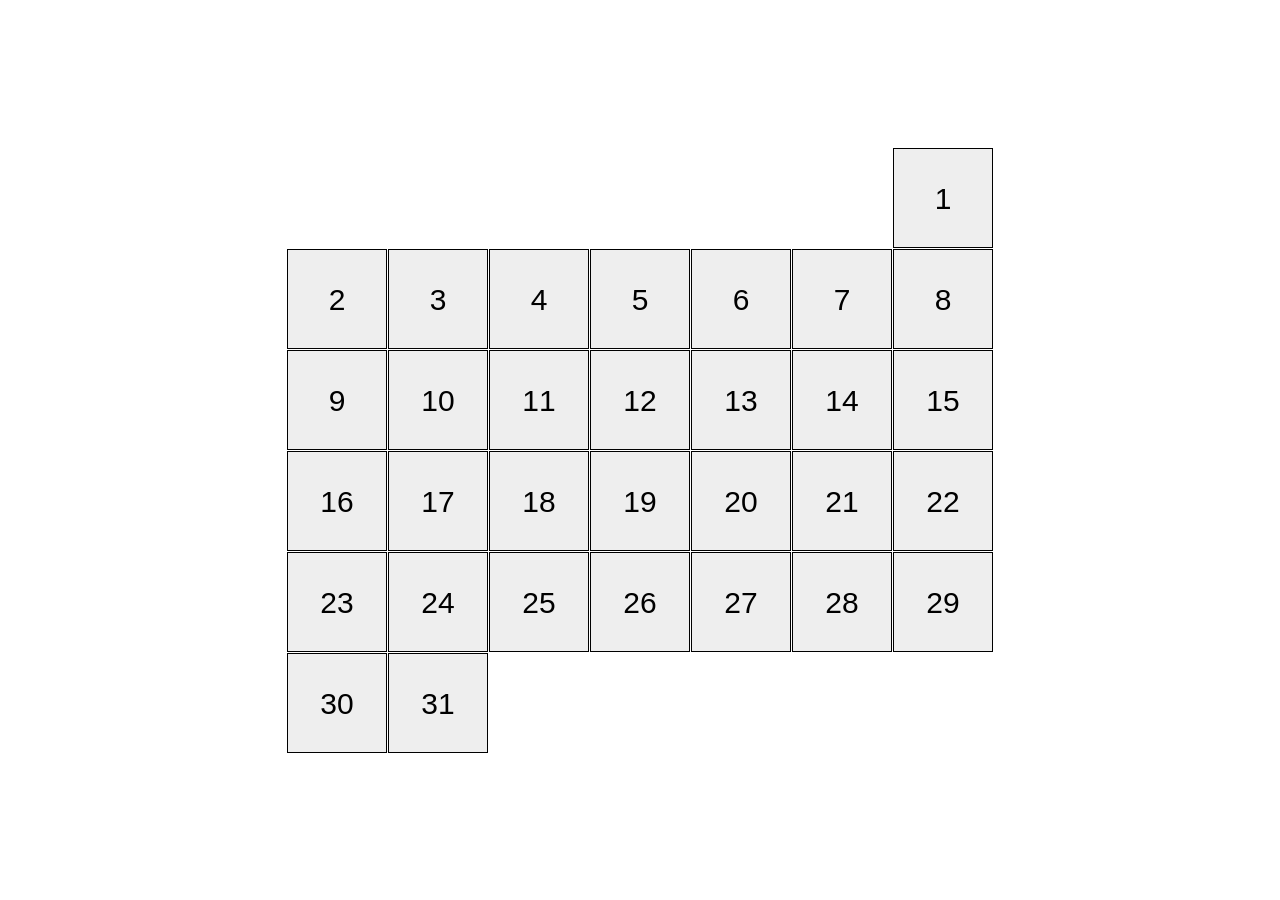
<file: index.html>
<!doctype html><html lang="en"><head><meta charset="utf-8"><meta name="viewport" content="width=device-width, initial-scale=1.0"><title>Calendar</title><link rel="stylesheet" href="index.f39574cd.css"></head><body> <main> <div class="calendar calendar--month-length-31 calendar--start-day-sun"> <div class="calendar__day"></div> <div class="calendar__day"></div> <div class="calendar__day"></div> <div class="calendar__day"></div> <div class="calendar__day"></div> <div class="calendar__day"></div> <div class="calendar__day"></div> <div class="calendar__day"></div> <div class="calendar__day"></div> <div class="calendar__day"></div> <div class="calendar__day"></div> <div class="calendar__day"></div> <div class="calendar__day"></div> <div class="calendar__day"></div> <div class="calendar__day"></div> <div class="calendar__day"></div> <div class="calendar__day"></div> <div class="calendar__day"></div> <div class="calendar__day"></div> <div class="calendar__day"></div> <div class="calendar__day"></div> <div class="calendar__day"></div> <div class="calendar__day"></div> <div class="calendar__day"></div> <div class="calendar__day"></div> <div class="calendar__day"></div> <div class="calendar__day"></div> <div class="calendar__day"></div> <div class="calendar__day"></div> <div class="calendar__day"></div> <div class="calendar__day"></div> </div> </main> </body></html>
</file>
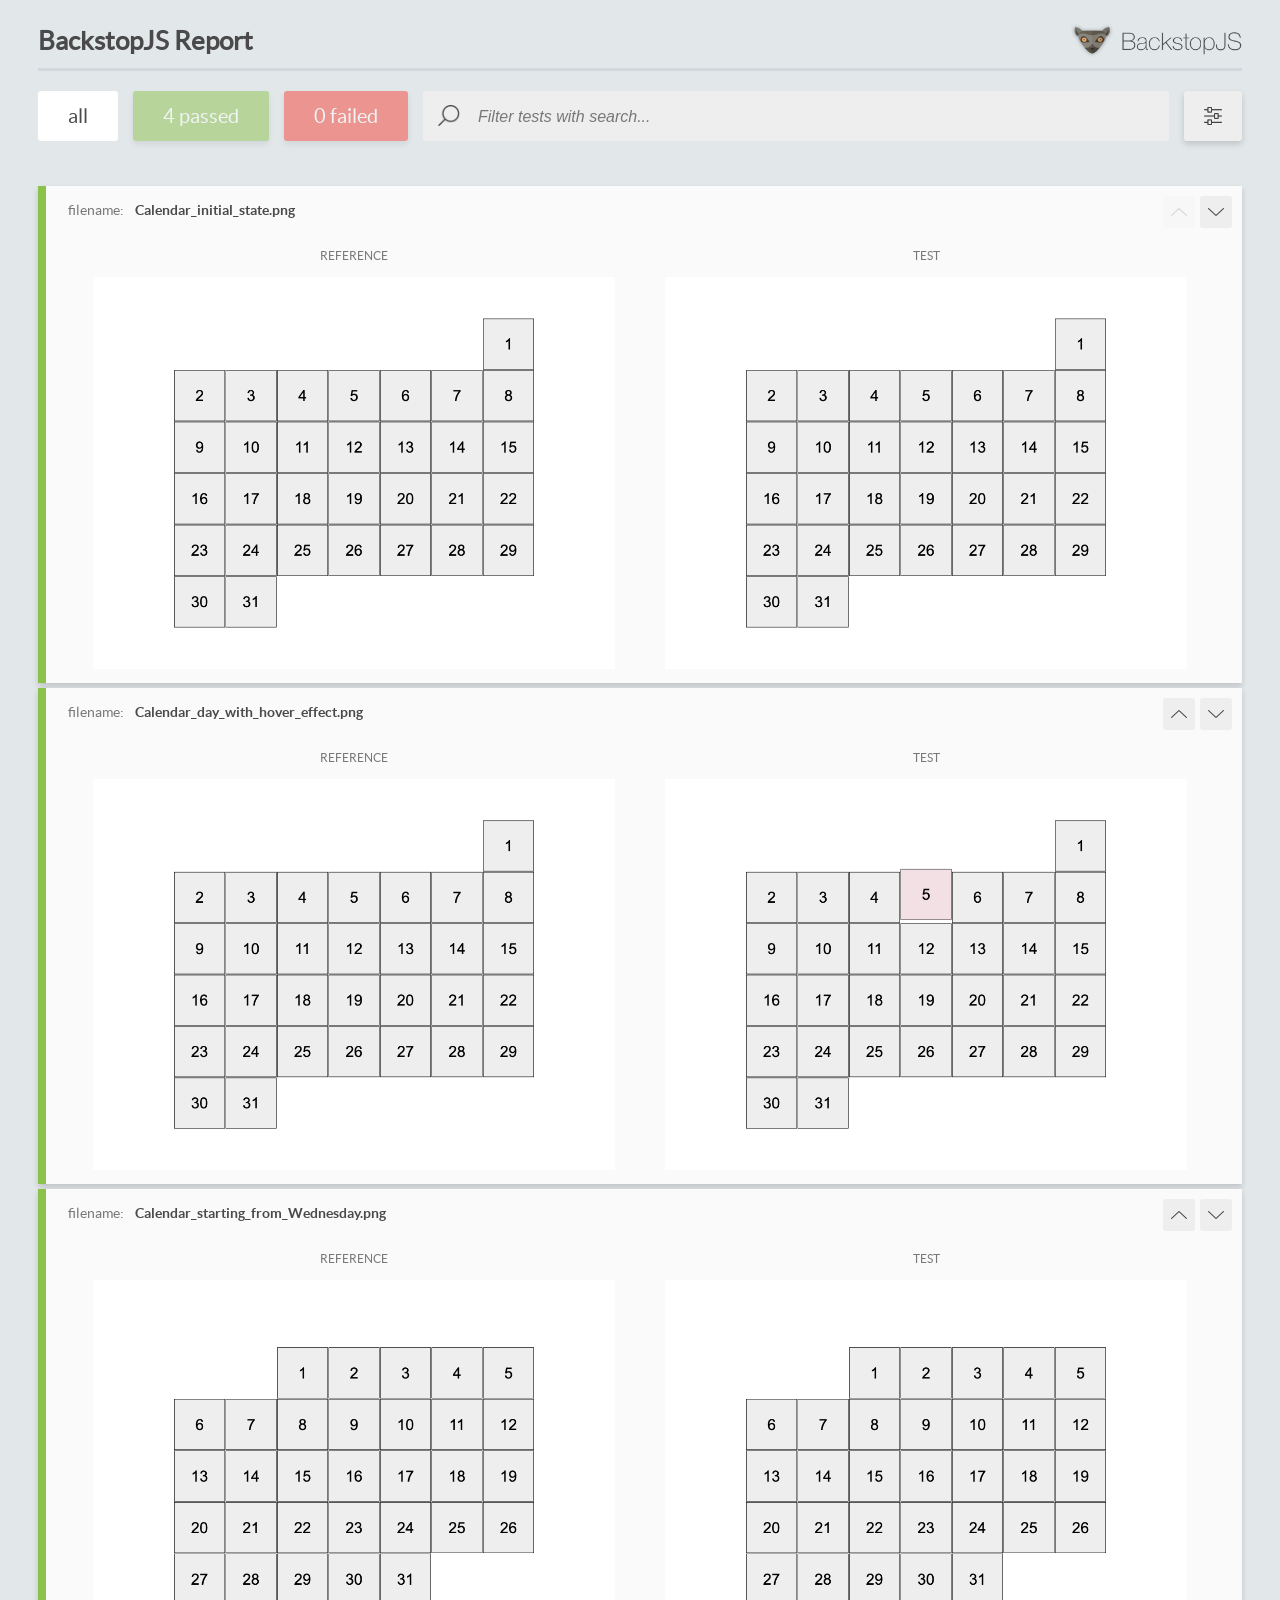
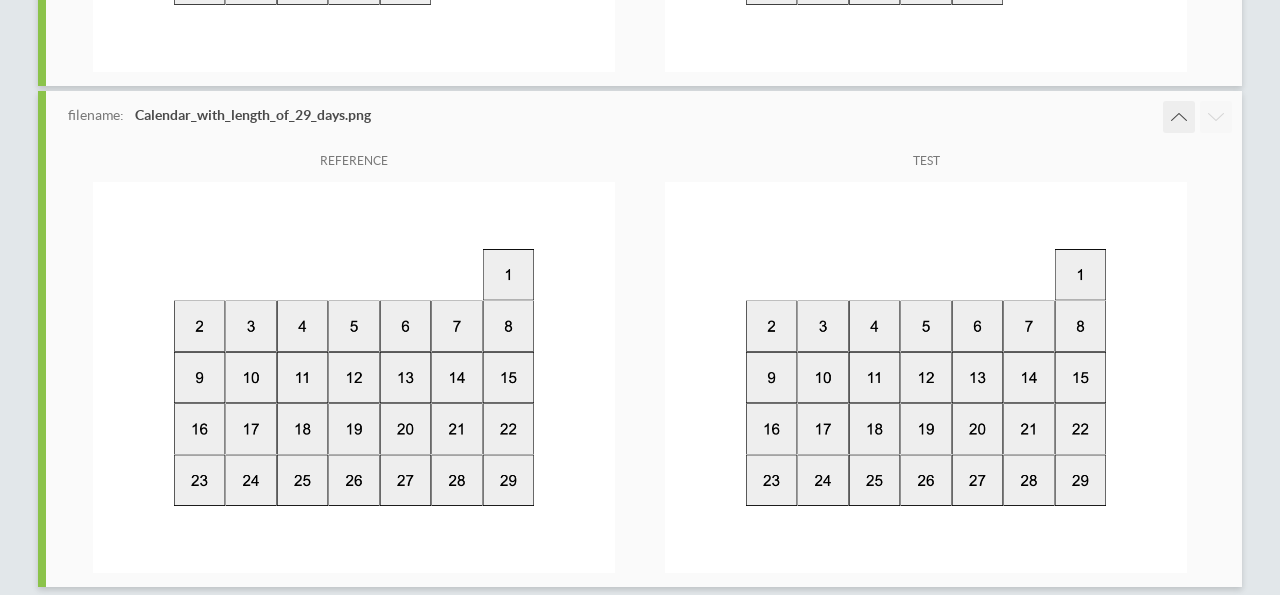
<file: report/html_report/index.html>
<!DOCTYPE html>
<html>
  <head>
    <meta charset="utf-8">
    <!-- Disable Cache -->
    <meta http-equiv="Cache-Control" content="no-cache, no-store, must-revalidate">
    <meta http-equiv="Pragma" content="no-cache">
    <meta http-equiv="Expires" content="0">

    <title>BackstopJS Report</title>

    <style>
      @font-face {
          font-family: 'latoregular';
          src: url('./assets/fonts/lato-regular-webfont.woff2') format('woff2'),
              url('./assets/fonts/lato-regular-webfont.woff') format('woff');
          font-weight: 400;
          font-style: normal;
      }
      @font-face {
          font-family: 'latobold';
          src: url('./assets/fonts/lato-bold-webfont.woff2') format('woff2'),
              url('./assets/fonts/lato-bold-webfont.woff') format('woff');
          font-weight: 700;
          font-style: normal;
      }

      .ReactModal__Body--open {
          overflow: hidden;
      }
      .ReactModal__Body--open .header {
        display: none;
      }

    </style>
  </head>
  <body style="background-color: #E2E7EA">
    <div id="root">

    </div>
    <script>
      function report (report) { // eslint-disable-line no-unused-vars
        window.tests = report;
      }
    </script>
    <script src="config.js"></script>
    <script src="index_bundle.js"></script>
  </body>
</html>
</file>
<file: index.f39574cd.css>
html,body{height:100%}body{justify-content:center;align-items:center;margin:0;font-family:Arial,sans-serif;display:flex}.calendar{box-sizing:border-box;flex-flow:wrap;gap:1px;width:726px;padding:10px;display:flex}.calendar--start-day-mon .calendar__day:first-child{margin-left:0}.calendar--start-day-tue .calendar__day:first-child{margin-left:101px}.calendar--start-day-wed .calendar__day:first-child{margin-left:202px}.calendar--start-day-thu .calendar__day:first-child{margin-left:303px}.calendar--start-day-fri .calendar__day:first-child{margin-left:404px}.calendar--start-day-sat .calendar__day:first-child{margin-left:505px}.calendar--start-day-sun .calendar__day:first-child{margin-left:606px}.calendar--month-length-1 .calendar__day:nth-child(n+2),.calendar--month-length-2 .calendar__day:nth-child(n+3),.calendar--month-length-3 .calendar__day:nth-child(n+4),.calendar--month-length-4 .calendar__day:nth-child(n+5),.calendar--month-length-5 .calendar__day:nth-child(n+6),.calendar--month-length-6 .calendar__day:nth-child(n+7),.calendar--month-length-7 .calendar__day:nth-child(n+8),.calendar--month-length-8 .calendar__day:nth-child(n+9),.calendar--month-length-9 .calendar__day:nth-child(n+10),.calendar--month-length-10 .calendar__day:nth-child(n+11),.calendar--month-length-11 .calendar__day:nth-child(n+12),.calendar--month-length-12 .calendar__day:nth-child(n+13),.calendar--month-length-13 .calendar__day:nth-child(n+14),.calendar--month-length-14 .calendar__day:nth-child(n+15),.calendar--month-length-15 .calendar__day:nth-child(n+16),.calendar--month-length-16 .calendar__day:nth-child(n+17),.calendar--month-length-17 .calendar__day:nth-child(n+18),.calendar--month-length-18 .calendar__day:nth-child(n+19),.calendar--month-length-19 .calendar__day:nth-child(n+20),.calendar--month-length-20 .calendar__day:nth-child(n+21),.calendar--month-length-21 .calendar__day:nth-child(n+22),.calendar--month-length-22 .calendar__day:nth-child(n+23),.calendar--month-length-23 .calendar__day:nth-child(n+24),.calendar--month-length-24 .calendar__day:nth-child(n+25),.calendar--month-length-25 .calendar__day:nth-child(n+26),.calendar--month-length-26 .calendar__day:nth-child(n+27),.calendar--month-length-27 .calendar__day:nth-child(n+28),.calendar--month-length-28 .calendar__day:nth-child(n+29),.calendar--month-length-29 .calendar__day:nth-child(n+30),.calendar--month-length-30 .calendar__day:nth-child(n+31),.calendar--month-length-31 .calendar__day:nth-child(n+32){display:none}.calendar__day{box-sizing:border-box;background-color:#eee;border:1px solid #000;width:100px;height:100px;transition-duration:.5s;display:block}.calendar__day:first-child:before{content:"1";text-align:center;font-size:30px;line-height:99px;display:block}.calendar__day:nth-child(2):before{content:"2";text-align:center;font-size:30px;line-height:99px;display:block}.calendar__day:nth-child(3):before{content:"3";text-align:center;font-size:30px;line-height:99px;display:block}.calendar__day:nth-child(4):before{content:"4";text-align:center;font-size:30px;line-height:99px;display:block}.calendar__day:nth-child(5):before{content:"5";text-align:center;font-size:30px;line-height:99px;display:block}.calendar__day:nth-child(6):before{content:"6";text-align:center;font-size:30px;line-height:99px;display:block}.calendar__day:nth-child(7):before{content:"7";text-align:center;font-size:30px;line-height:99px;display:block}.calendar__day:nth-child(8):before{content:"8";text-align:center;font-size:30px;line-height:99px;display:block}.calendar__day:nth-child(9):before{content:"9";text-align:center;font-size:30px;line-height:99px;display:block}.calendar__day:nth-child(10):before{content:"10";text-align:center;font-size:30px;line-height:99px;display:block}.calendar__day:nth-child(11):before{content:"11";text-align:center;font-size:30px;line-height:99px;display:block}.calendar__day:nth-child(12):before{content:"12";text-align:center;font-size:30px;line-height:99px;display:block}.calendar__day:nth-child(13):before{content:"13";text-align:center;font-size:30px;line-height:99px;display:block}.calendar__day:nth-child(14):before{content:"14";text-align:center;font-size:30px;line-height:99px;display:block}.calendar__day:nth-child(15):before{content:"15";text-align:center;font-size:30px;line-height:99px;display:block}.calendar__day:nth-child(16):before{content:"16";text-align:center;font-size:30px;line-height:99px;display:block}.calendar__day:nth-child(17):before{content:"17";text-align:center;font-size:30px;line-height:99px;display:block}.calendar__day:nth-child(18):before{content:"18";text-align:center;font-size:30px;line-height:99px;display:block}.calendar__day:nth-child(19):before{content:"19";text-align:center;font-size:30px;line-height:99px;display:block}.calendar__day:nth-child(20):before{content:"20";text-align:center;font-size:30px;line-height:99px;display:block}.calendar__day:nth-child(21):before{content:"21";text-align:center;font-size:30px;line-height:99px;display:block}.calendar__day:nth-child(22):before{content:"22";text-align:center;font-size:30px;line-height:99px;display:block}.calendar__day:nth-child(23):before{content:"23";text-align:center;font-size:30px;line-height:99px;display:block}.calendar__day:nth-child(24):before{content:"24";text-align:center;font-size:30px;line-height:99px;display:block}.calendar__day:nth-child(25):before{content:"25";text-align:center;font-size:30px;line-height:99px;display:block}.calendar__day:nth-child(26):before{content:"26";text-align:center;font-size:30px;line-height:99px;display:block}.calendar__day:nth-child(27):before{content:"27";text-align:center;font-size:30px;line-height:99px;display:block}.calendar__day:nth-child(28):before{content:"28";text-align:center;font-size:30px;line-height:99px;display:block}.calendar__day:nth-child(29):before{content:"29";text-align:center;font-size:30px;line-height:99px;display:block}.calendar__day:nth-child(30):before{content:"30";text-align:center;font-size:30px;line-height:99px;display:block}.calendar__day:nth-child(31):before{content:"31";text-align:center;font-size:30px;line-height:99px;display:block}.calendar__day:hover{cursor:pointer;background-color:#ffbfcb;transform:translateY(-20px)}
/*# sourceMappingURL=index.f39574cd.css.map */
</file>
